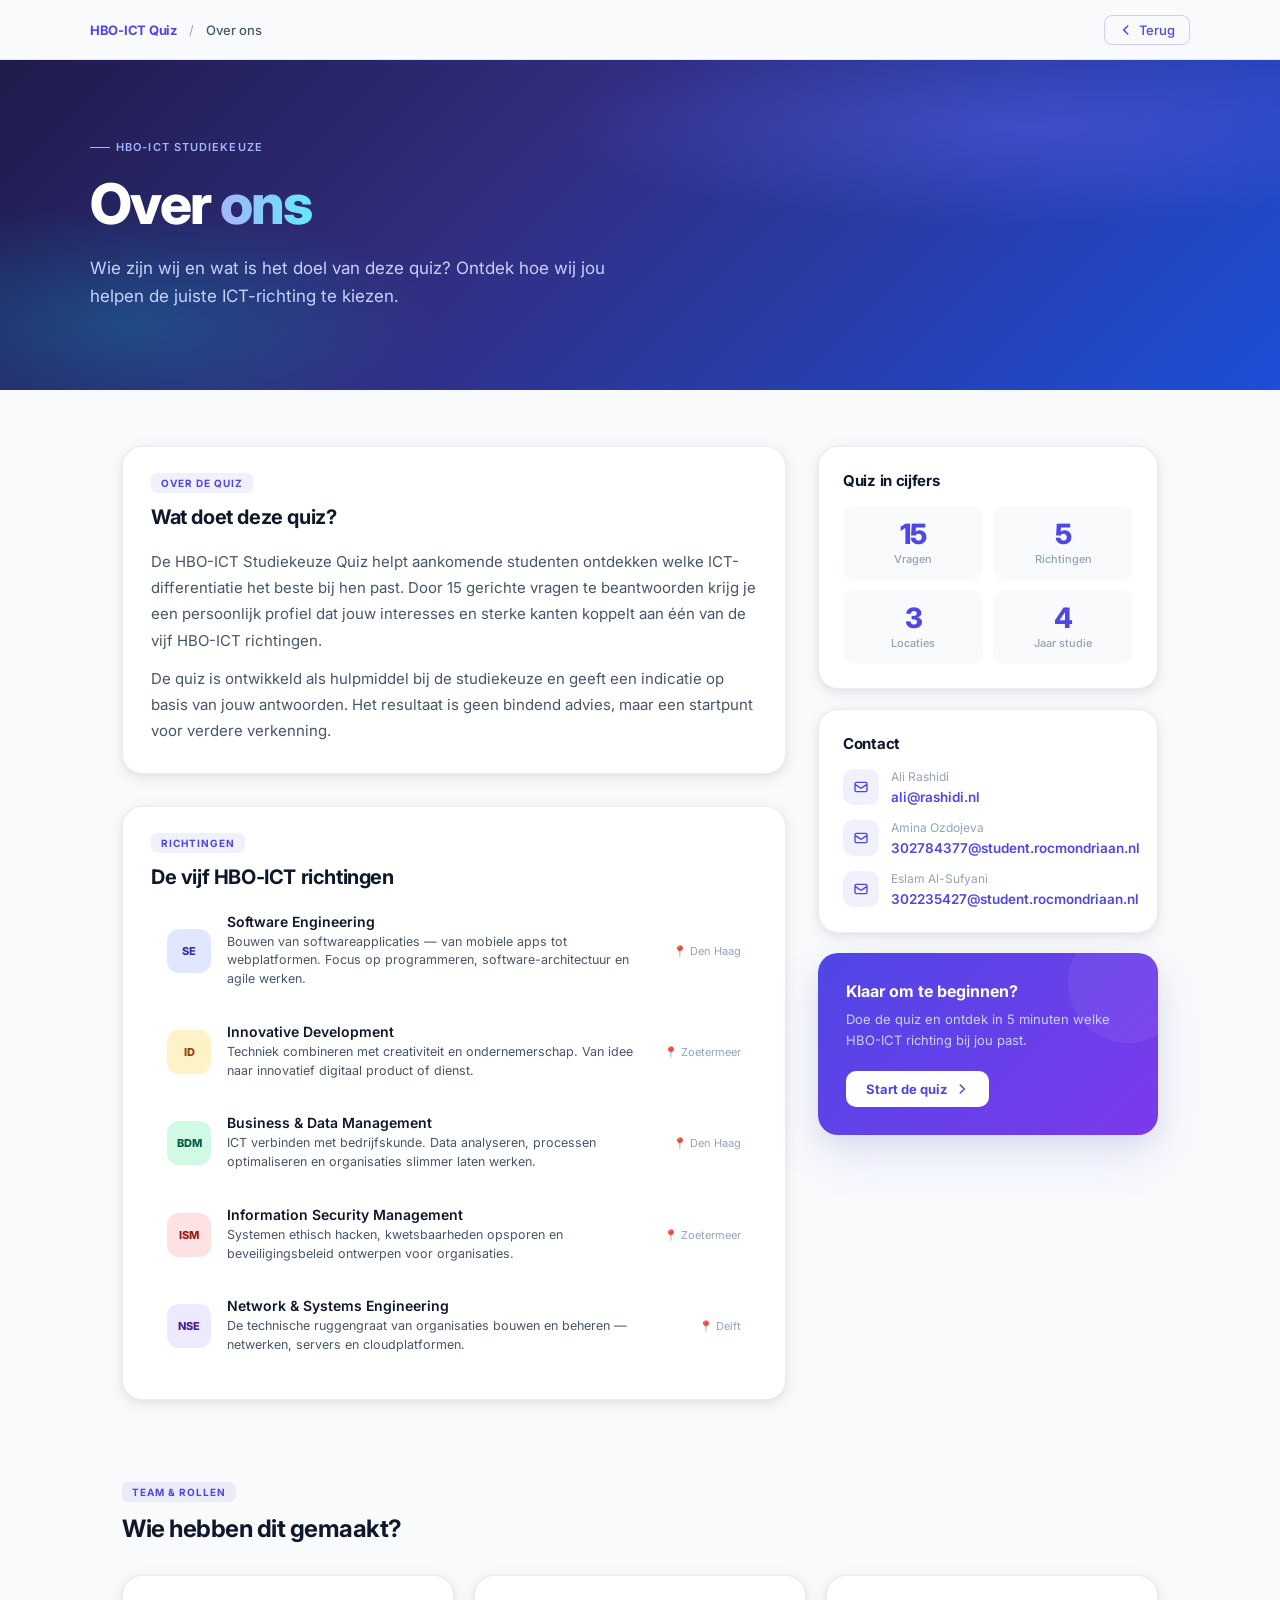
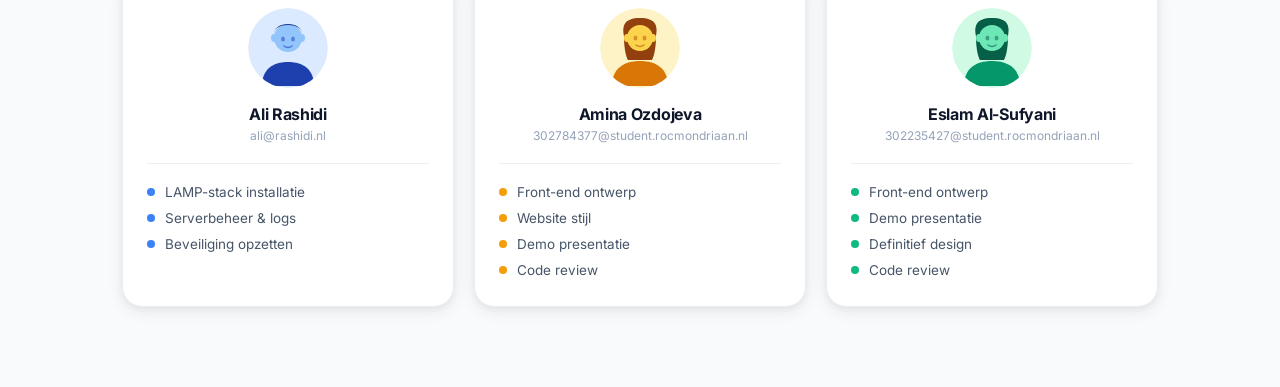
<file: over-ons.html>
<!DOCTYPE html>
<html lang="nl">
<head>
  <meta charset="UTF-8" />
  <meta name="viewport" content="width=device-width, initial-scale=1.0" />
  <title>Over ons – HBO-ICT Studiekeuze Quiz</title>
  <link rel="preconnect" href="https://fonts.googleapis.com">
  <link rel="preconnect" href="https://fonts.gstatic.com" crossorigin>
  <link href="https://fonts.googleapis.com/css2?family=Inter:wght@300;400;500;600;700;800&display=swap" rel="stylesheet">
  <style>
    *, *::before, *::after { box-sizing: border-box; margin: 0; padding: 0; }

    :root {
      --primary: #4f46e5;
      --primary-light: #818cf8;
      --primary-dark: #3730a3;
      --surface-solid: #ffffff;
      --text-primary: #0f172a;
      --text-secondary: #475569;
      --text-muted: #94a3b8;
      --border: rgba(148,163,184,0.2);
      --shadow-md: 0 4px 16px rgba(0,0,0,0.08), 0 2px 6px rgba(0,0,0,0.04);
      --shadow-lg: 0 20px 48px rgba(79,70,229,0.12), 0 8px 24px rgba(0,0,0,0.06);
    }

    html { scroll-behavior: smooth; }

    body {
      font-family: 'Inter', system-ui, -apple-system, sans-serif;
      background: #f8fafc;
      color: var(--text-primary);
      min-height: 100vh;
      -webkit-font-smoothing: antialiased;
    }

    /* ── NAV ── */
    nav {
      position: sticky;
      top: 0;
      z-index: 100;
      background: rgba(248,250,252,0.85);
      backdrop-filter: blur(16px);
      -webkit-backdrop-filter: blur(16px);
      border-bottom: 1px solid var(--border);
      padding: 0 2rem;
      height: 60px;
      display: flex;
      align-items: center;
    }

    .nav-inner {
      max-width: 1100px;
      margin: 0 auto;
      width: 100%;
      display: flex;
      align-items: center;
      gap: 12px;
    }

    .nav-logo { font-size: 13px; font-weight: 700; color: var(--primary); letter-spacing: -0.02em; }
    .nav-sep { color: var(--text-muted); font-size: 13px; }
    .nav-page { font-size: 13px; color: var(--text-secondary); font-weight: 500; }

    .nav-back {
      margin-left: auto;
      display: inline-flex;
      align-items: center;
      gap: 6px;
      font-size: 13px;
      font-weight: 500;
      color: var(--primary);
      text-decoration: none;
      padding: 6px 14px;
      border-radius: 8px;
      border: 1.5px solid rgba(79,70,229,0.25);
      transition: background 0.15s, border-color 0.15s;
    }
    .nav-back:hover { background: rgba(79,70,229,0.06); border-color: var(--primary); }
    .nav-back svg { width: 14px; height: 14px; }

    /* ── HERO ── */
    .hero {
      background: linear-gradient(135deg, #1e1b4b 0%, #312e81 40%, #1d4ed8 100%);
      padding: 72px 2rem 80px;
      position: relative;
      overflow: hidden;
    }
    .hero::before {
      content: '';
      position: absolute;
      inset: 0;
      background:
        radial-gradient(ellipse 60% 50% at 80% 20%, rgba(99,102,241,0.4) 0%, transparent 60%),
        radial-gradient(ellipse 40% 60% at 10% 80%, rgba(6,182,212,0.25) 0%, transparent 60%);
      pointer-events: none;
    }
    .hero-inner { max-width: 1100px; margin: 0 auto; position: relative; }

    .hero-label {
      display: inline-flex;
      align-items: center;
      gap: 6px;
      font-size: 11px;
      font-weight: 600;
      letter-spacing: 0.1em;
      text-transform: uppercase;
      color: #a5b4fc;
      margin-bottom: 20px;
    }
    .hero-label::before { content: ''; display: block; width: 20px; height: 1.5px; background: #a5b4fc; }

    .hero h1 {
      font-size: clamp(36px, 5vw, 56px);
      font-weight: 800;
      color: #ffffff;
      letter-spacing: -0.03em;
      line-height: 1.1;
      margin-bottom: 18px;
    }
    .hero h1 span {
      background: linear-gradient(90deg, #a5b4fc, #67e8f9);
      -webkit-background-clip: text;
      -webkit-text-fill-color: transparent;
      background-clip: text;
    }
    .hero-sub { font-size: 17px; color: #c7d2fe; max-width: 520px; line-height: 1.65; font-weight: 400; }

    /* ── LAYOUT ── */
    main {
      max-width: 1100px;
      margin: 0 auto;
      padding: 56px 2rem 80px;
      display: grid;
      grid-template-columns: 1fr 340px;
      gap: 32px;
      align-items: start;
    }

    .left-col { display: flex; flex-direction: column; gap: 32px; }

    .section-card {
      background: var(--surface-solid);
      border-radius: 20px;
      border: 1px solid var(--border);
      box-shadow: var(--shadow-md);
      overflow: hidden;
    }
    .section-card-header { padding: 24px 28px 0; }

    .section-tag {
      display: inline-block;
      font-size: 10px;
      font-weight: 700;
      letter-spacing: 0.1em;
      text-transform: uppercase;
      color: var(--primary);
      background: rgba(79,70,229,0.08);
      padding: 4px 10px;
      border-radius: 6px;
      margin-bottom: 12px;
    }
    .section-card h2 { font-size: 20px; font-weight: 700; letter-spacing: -0.02em; color: var(--text-primary); margin-bottom: 4px; }

    .section-card-body { padding: 16px 28px 28px; }
    .section-card-body p { font-size: 15px; color: var(--text-secondary); line-height: 1.75; margin-bottom: 12px; }
    .section-card-body p:last-child { margin-bottom: 0; }

    /* ── TRACKS ── */
    .tracks-list { padding: 4px 28px 28px; display: flex; flex-direction: column; gap: 2px; }

    .track-item {
      display: flex;
      align-items: center;
      gap: 16px;
      padding: 16px;
      border-radius: 14px;
      transition: background 0.15s;
    }
    .track-item:hover { background: #f8fafc; }

    .track-icon {
      flex-shrink: 0;
      width: 44px;
      height: 44px;
      border-radius: 12px;
      display: flex;
      align-items: center;
      justify-content: center;
      font-size: 11px;
      font-weight: 800;
    }
    .track-item-body { flex: 1; min-width: 0; }
    .track-item-body h3 { font-size: 14px; font-weight: 600; color: var(--text-primary); margin-bottom: 3px; }
    .track-item-body p { font-size: 12.5px; color: var(--text-secondary); line-height: 1.5; margin: 0; }
    .track-loc { font-size: 11px; color: var(--text-muted); white-space: nowrap; flex-shrink: 0; }

    /* ── SIDEBAR ── */
    .right-col { display: flex; flex-direction: column; gap: 20px; }

    .sidebar-card {
      background: var(--surface-solid);
      border-radius: 20px;
      border: 1px solid var(--border);
      box-shadow: var(--shadow-md);
      padding: 24px;
    }
    .sidebar-card h3 { font-size: 15px; font-weight: 700; color: var(--text-primary); letter-spacing: -0.02em; margin-bottom: 16px; }

    .stat-grid { display: grid; grid-template-columns: 1fr 1fr; gap: 10px; }
    .stat { background: #f8fafc; border-radius: 12px; padding: 14px; text-align: center; }
    .stat-number { font-size: 28px; font-weight: 800; letter-spacing: -0.04em; color: var(--primary); line-height: 1; margin-bottom: 4px; }
    .stat-label { font-size: 11px; color: var(--text-muted); font-weight: 500; }

    .contact-item { display: flex; align-items: center; gap: 12px; }
    .contact-icon {
      width: 36px; height: 36px;
      border-radius: 10px;
      background: rgba(79,70,229,0.08);
      display: flex; align-items: center; justify-content: center;
      flex-shrink: 0;
    }
    .contact-icon svg { width: 16px; height: 16px; color: var(--primary); }
    .contact-item-body p { font-size: 12px; color: var(--text-muted); margin-bottom: 2px; }
    .contact-item-body a { font-size: 13.5px; font-weight: 600; color: var(--primary); text-decoration: none; }
    .contact-item-body a:hover { text-decoration: underline; }

    .cta-card {
      background: linear-gradient(135deg, var(--primary) 0%, #7c3aed 100%);
      border-radius: 20px;
      padding: 28px;
      box-shadow: var(--shadow-lg);
      position: relative;
      overflow: hidden;
    }
    .cta-card::before {
      content: '';
      position: absolute;
      top: -30px; right: -30px;
      width: 120px; height: 120px;
      border-radius: 50%;
      background: rgba(255,255,255,0.06);
    }
    .cta-card h3 { font-size: 16px; font-weight: 700; color: #fff; margin-bottom: 8px; position: relative; }
    .cta-card p { font-size: 13px; color: #c7d2fe; line-height: 1.6; margin-bottom: 20px; position: relative; }

    .cta-btn {
      display: inline-flex;
      align-items: center;
      gap: 8px;
      background: #fff;
      color: var(--primary);
      font-size: 13px;
      font-weight: 700;
      padding: 10px 20px;
      border-radius: 10px;
      text-decoration: none;
      transition: opacity 0.15s, transform 0.15s;
      position: relative;
    }
    .cta-btn:hover { opacity: 0.92; transform: translateY(-1px); }
    .cta-btn svg { width: 14px; height: 14px; }

    /* ── TEAM SECTION ── */
    .team-section {
      max-width: 1100px;
      margin: 0 auto;
      padding: 0 2rem 80px;
    }

    .team-section-header {
      margin-bottom: 32px;
    }

    .team-section-header .section-tag { margin-bottom: 12px; }

    .team-section-header h2 {
      font-size: 24px;
      font-weight: 700;
      letter-spacing: -0.02em;
      color: var(--text-primary);
    }

    .team-grid {
      display: grid;
      grid-template-columns: repeat(3, 1fr);
      gap: 20px;
    }

    .team-card {
      background: var(--surface-solid);
      border-radius: 20px;
      border: 1px solid var(--border);
      box-shadow: var(--shadow-md);
      padding: 32px 24px 28px;
      display: flex;
      flex-direction: column;
      align-items: center;
      text-align: center;
      transition: box-shadow 0.2s, transform 0.2s;
    }
    .team-card:hover {
      box-shadow: var(--shadow-lg);
      transform: translateY(-2px);
    }

    .team-avatar {
      width: 80px;
      height: 80px;
      border-radius: 50%;
      overflow: hidden;
      margin-bottom: 16px;
      flex-shrink: 0;
      display: flex;
      align-items: flex-end;
      justify-content: center;
    }

    .team-avatar svg {
      width: 100%;
      height: 100%;
    }

    .team-name {
      font-size: 16px;
      font-weight: 700;
      color: var(--text-primary);
      letter-spacing: -0.02em;
      margin-bottom: 4px;
    }

    .team-email {
      font-size: 12px;
      color: var(--text-muted);
      text-decoration: none;
      margin-bottom: 20px;
      word-break: break-all;
    }
    .team-email:hover { color: var(--primary); }

    .team-divider {
      width: 100%;
      height: 1px;
      background: var(--border);
      margin-bottom: 20px;
    }

    .team-roles {
      list-style: none;
      width: 100%;
      display: flex;
      flex-direction: column;
      gap: 10px;
      text-align: left;
    }

    .team-roles li {
      display: flex;
      align-items: center;
      gap: 10px;
      font-size: 13.5px;
      color: var(--text-secondary);
    }

    .role-dot {
      width: 8px;
      height: 8px;
      border-radius: 50%;
      flex-shrink: 0;
    }

    @media (max-width: 820px) {
      main { grid-template-columns: 1fr; padding: 40px 1.25rem 60px; }
      .right-col { order: -1; }
      .stat-grid { grid-template-columns: repeat(4, 1fr); }
      .team-grid { grid-template-columns: 1fr; }
      .team-section { padding-left: 1.25rem; padding-right: 1.25rem; }
    }
    @media (max-width: 520px) {
      .hero { padding: 52px 1.25rem 60px; }
      .section-card-header, .section-card-body, .tracks-list { padding-left: 20px; padding-right: 20px; }
      .stat-grid { grid-template-columns: 1fr 1fr; }
      .team-grid { grid-template-columns: 1fr; }
    }
  </style>
</head>
<body>

<!-- NAV -->
<nav>
  <div class="nav-inner">
    <span class="nav-logo">HBO-ICT Quiz</span>
    <span class="nav-sep">/</span>
    <span class="nav-page">Over ons</span>
    <a href="index.html" class="nav-back">
      <svg fill="none" viewBox="0 0 24 24" stroke="currentColor" stroke-width="2.5">
        <path stroke-linecap="round" stroke-linejoin="round" d="M15 19l-7-7 7-7"/>
      </svg>
      Terug
    </a>
  </div>
</nav>

<!-- HERO -->
<section class="hero">
  <div class="hero-inner">
    <div class="hero-label">HBO-ICT Studiekeuze</div>
    <h1>Over <span>ons</span></h1>
    <p class="hero-sub">Wie zijn wij en wat is het doel van deze quiz? Ontdek hoe wij jou helpen de juiste ICT-richting te kiezen.</p>
  </div>
</section>

<!-- MAIN -->
<main>
  <div class="left-col">

    <!-- About quiz -->
    <div class="section-card">
      <div class="section-card-header">
        <div class="section-tag">Over de quiz</div>
        <h2>Wat doet deze quiz?</h2>
      </div>
      <div class="section-card-body">
        <p>De HBO-ICT Studiekeuze Quiz helpt aankomende studenten ontdekken welke ICT-differentiatie het beste bij hen past. Door 15 gerichte vragen te beantwoorden krijg je een persoonlijk profiel dat jouw interesses en sterke kanten koppelt aan één van de vijf HBO-ICT richtingen.</p>
        <p>De quiz is ontwikkeld als hulpmiddel bij de studiekeuze en geeft een indicatie op basis van jouw antwoorden. Het resultaat is geen bindend advies, maar een startpunt voor verdere verkenning.</p>
      </div>
    </div>

    <!-- Tracks -->
    <div class="section-card">
      <div class="section-card-header">
        <div class="section-tag">Richtingen</div>
        <h2>De vijf HBO-ICT richtingen</h2>
      </div>
      <div class="tracks-list">

        <div class="track-item">
          <div class="track-icon" style="background:#e0e7ff;color:#3730a3">SE</div>
          <div class="track-item-body">
            <h3>Software Engineering</h3>
            <p>Bouwen van softwareapplicaties — van mobiele apps tot webplatformen. Focus op programmeren, software-architectuur en agile werken.</p>
          </div>
          <span class="track-loc">📍 Den Haag</span>
        </div>

        <div class="track-item">
          <div class="track-icon" style="background:#fef3c7;color:#92400e">ID</div>
          <div class="track-item-body">
            <h3>Innovative Development</h3>
            <p>Techniek combineren met creativiteit en ondernemerschap. Van idee naar innovatief digitaal product of dienst.</p>
          </div>
          <span class="track-loc">📍 Zoetermeer</span>
        </div>

        <div class="track-item">
          <div class="track-icon" style="background:#d1fae5;color:#065f46">BDM</div>
          <div class="track-item-body">
            <h3>Business &amp; Data Management</h3>
            <p>ICT verbinden met bedrijfskunde. Data analyseren, processen optimaliseren en organisaties slimmer laten werken.</p>
          </div>
          <span class="track-loc">📍 Den Haag</span>
        </div>

        <div class="track-item">
          <div class="track-icon" style="background:#fee2e2;color:#991b1b">ISM</div>
          <div class="track-item-body">
            <h3>Information Security Management</h3>
            <p>Systemen ethisch hacken, kwetsbaarheden opsporen en beveiligingsbeleid ontwerpen voor organisaties.</p>
          </div>
          <span class="track-loc">📍 Zoetermeer</span>
        </div>

        <div class="track-item">
          <div class="track-icon" style="background:#ede9fe;color:#4c1d95">NSE</div>
          <div class="track-item-body">
            <h3>Network &amp; Systems Engineering</h3>
            <p>De technische ruggengraat van organisaties bouwen en beheren — netwerken, servers en cloudplatformen.</p>
          </div>
          <span class="track-loc">📍 Delft</span>
        </div>

      </div>
    </div>

  </div><!-- /left-col -->

  <div class="right-col">

    <!-- Stats -->
    <div class="sidebar-card">
      <h3>Quiz in cijfers</h3>
      <div class="stat-grid">
        <div class="stat"><div class="stat-number">15</div><div class="stat-label">Vragen</div></div>
        <div class="stat"><div class="stat-number">5</div><div class="stat-label">Richtingen</div></div>
        <div class="stat"><div class="stat-number">3</div><div class="stat-label">Locaties</div></div>
        <div class="stat"><div class="stat-number">4</div><div class="stat-label">Jaar studie</div></div>
      </div>
    </div>

    <!-- Contact -->
    <div class="sidebar-card">
      <h3>Contact</h3>
      <div style="display:flex;flex-direction:column;gap:14px;">
        <div class="contact-item">
          <div class="contact-icon">
            <svg fill="none" viewBox="0 0 24 24" stroke="currentColor" stroke-width="2">
              <path stroke-linecap="round" stroke-linejoin="round" d="M3 8l7.89 5.26a2 2 0 002.22 0L21 8M5 19h14a2 2 0 002-2V7a2 2 0 00-2-2H5a2 2 0 00-2 2v10a2 2 0 002 2z"/>
            </svg>
          </div>
          <div class="contact-item-body">
            <p>Ali Rashidi</p>
            <a href="mailto:ali@rashidi.nl">ali@rashidi.nl</a>
          </div>
        </div>
        <div class="contact-item">
          <div class="contact-icon">
            <svg fill="none" viewBox="0 0 24 24" stroke="currentColor" stroke-width="2">
              <path stroke-linecap="round" stroke-linejoin="round" d="M3 8l7.89 5.26a2 2 0 002.22 0L21 8M5 19h14a2 2 0 002-2V7a2 2 0 00-2-2H5a2 2 0 00-2 2v10a2 2 0 002 2z"/>
            </svg>
          </div>
          <div class="contact-item-body">
            <p>Amina Ozdojeva</p>
            <a href="mailto:302784377@student.rocmondriaan.nl">302784377@student.rocmondriaan.nl</a>
          </div>
        </div>
        <div class="contact-item">
          <div class="contact-icon">
            <svg fill="none" viewBox="0 0 24 24" stroke="currentColor" stroke-width="2">
              <path stroke-linecap="round" stroke-linejoin="round" d="M3 8l7.89 5.26a2 2 0 002.22 0L21 8M5 19h14a2 2 0 002-2V7a2 2 0 00-2-2H5a2 2 0 00-2 2v10a2 2 0 002 2z"/>
            </svg>
          </div>
          <div class="contact-item-body">
            <p>Eslam Al-Sufyani</p>
            <a href="mailto:302235427@student.rocmondriaan.nl">302235427@student.rocmondriaan.nl</a>
          </div>
        </div>
      </div>
    </div>

    <!-- CTA -->
    <div class="cta-card">
      <h3>Klaar om te beginnen?</h3>
      <p>Doe de quiz en ontdek in 5 minuten welke HBO-ICT richting bij jou past.</p>
      <a href="index.html" class="cta-btn">
        Start de quiz
        <svg fill="none" viewBox="0 0 24 24" stroke="currentColor" stroke-width="2.5">
          <path stroke-linecap="round" stroke-linejoin="round" d="M9 5l7 7-7 7"/>
        </svg>
      </a>
    </div>

  </div><!-- /right-col -->
</main>

<!-- TEAM -->
<section class="team-section">
  <div class="team-section-header">
    <div class="section-tag">Team &amp; Rollen</div>
    <h2>Wie hebben dit gemaakt?</h2>
  </div>

  <div class="team-grid">

    <!-- Ali Rashidi -->
    <div class="team-card">
      <!-- male avatar: Ali -->
      <div class="team-avatar">
        <svg viewBox="0 0 80 80" fill="none" xmlns="http://www.w3.org/2000/svg">
          <circle cx="40" cy="40" r="40" fill="#dbeafe"/>
          <!-- body -->
          <path d="M14 78 C14 62 24 54 40 54 C56 54 66 62 66 78Z" fill="#1e40af"/>
          <!-- head -->
          <circle cx="40" cy="30" r="14" fill="#93c5fd"/>
          <!-- short hair top -->
          <path d="M26 26 C26 14 54 14 54 26 C54 20 48 16 40 16 C32 16 26 20 26 26Z" fill="#1e3a8a"/>
          <!-- ears -->
          <ellipse cx="26" cy="30" rx="3" ry="4" fill="#93c5fd"/>
          <ellipse cx="54" cy="30" rx="3" ry="4" fill="#93c5fd"/>
          <!-- face details -->
          <ellipse cx="35" cy="31" rx="2" ry="2.5" fill="#1e40af" opacity="0.5"/>
          <ellipse cx="45" cy="31" rx="2" ry="2.5" fill="#1e40af" opacity="0.5"/>
          <path d="M36 38 Q40 41 44 38" stroke="#1e40af" stroke-width="1.5" stroke-linecap="round" fill="none" opacity="0.6"/>
        </svg>
      </div>
      <div class="team-name">Ali Rashidi</div>
      <a href="mailto:ali@rashidi.nl" class="team-email">ali@rashidi.nl</a>
      <div class="team-divider"></div>
      <ul class="team-roles">
        <li><span class="role-dot" style="background:#3b82f6"></span>LAMP-stack installatie</li>
        <li><span class="role-dot" style="background:#3b82f6"></span>Serverbeheer &amp; logs</li>
        <li><span class="role-dot" style="background:#3b82f6"></span>Beveiliging opzetten</li>
      </ul>
    </div>

    <!-- Amina Ozdojeva -->
    <div class="team-card">
      <!-- female avatar: Amina -->
      <div class="team-avatar">
        <svg viewBox="0 0 80 80" fill="none" xmlns="http://www.w3.org/2000/svg">
          <circle cx="40" cy="40" r="40" fill="#fef3c7"/>
          <!-- body -->
          <path d="M12 78 C12 61 23 53 40 53 C57 53 68 61 68 78Z" fill="#d97706"/>
          <!-- long hair back -->
          <path d="M24 28 C22 18 24 10 40 10 C56 10 58 18 56 28 C56 46 52 52 52 52 L28 52 C28 52 24 46 24 28Z" fill="#92400e"/>
          <!-- head -->
          <circle cx="40" cy="30" r="13" fill="#fcd34d"/>
          <!-- ears -->
          <ellipse cx="27" cy="30" rx="3" ry="4" fill="#fcd34d"/>
          <ellipse cx="53" cy="30" rx="3" ry="4" fill="#fcd34d"/>
          <!-- hair top over head -->
          <path d="M27 22 C27 14 53 14 53 22 C53 18 47 14 40 14 C33 14 27 18 27 22Z" fill="#92400e"/>
          <!-- face details -->
          <ellipse cx="35.5" cy="30" rx="2" ry="2.5" fill="#b45309" opacity="0.5"/>
          <ellipse cx="44.5" cy="30" rx="2" ry="2.5" fill="#b45309" opacity="0.5"/>
          <path d="M36 37 Q40 40 44 37" stroke="#b45309" stroke-width="1.5" stroke-linecap="round" fill="none" opacity="0.6"/>
        </svg>
      </div>
      <div class="team-name">Amina Ozdojeva</div>
      <a href="mailto:302784377@student.rocmondriaan.nl" class="team-email">302784377@student.rocmondriaan.nl</a>
      <div class="team-divider"></div>
      <ul class="team-roles">
        <li><span class="role-dot" style="background:#f59e0b"></span>Front-end ontwerp</li>
        <li><span class="role-dot" style="background:#f59e0b"></span>Website stijl</li>
        <li><span class="role-dot" style="background:#f59e0b"></span>Demo presentatie</li>
        <li><span class="role-dot" style="background:#f59e0b"></span>Code review</li>
      </ul>
    </div>

    <!-- Eslam Al-Sufyani -->
    <div class="team-card">
      <!-- female avatar: Eslam -->
      <div class="team-avatar">
        <svg viewBox="0 0 80 80" fill="none" xmlns="http://www.w3.org/2000/svg">
          <circle cx="40" cy="40" r="40" fill="#d1fae5"/>
          <!-- body -->
          <path d="M12 78 C12 61 23 53 40 53 C57 53 68 61 68 78Z" fill="#059669"/>
          <!-- long hair back -->
          <path d="M24 28 C22 18 24 10 40 10 C56 10 58 18 56 28 C56 46 52 52 52 52 L28 52 C28 52 24 46 24 28Z" fill="#065f46"/>
          <!-- head -->
          <circle cx="40" cy="30" r="13" fill="#6ee7b7"/>
          <!-- ears -->
          <ellipse cx="27" cy="30" rx="3" ry="4" fill="#6ee7b7"/>
          <ellipse cx="53" cy="30" rx="3" ry="4" fill="#6ee7b7"/>
          <!-- hair top over head -->
          <path d="M27 22 C27 14 53 14 53 22 C53 18 47 14 40 14 C33 14 27 18 27 22Z" fill="#065f46"/>
          <!-- face details -->
          <ellipse cx="35.5" cy="30" rx="2" ry="2.5" fill="#065f46" opacity="0.5"/>
          <ellipse cx="44.5" cy="30" rx="2" ry="2.5" fill="#065f46" opacity="0.5"/>
          <path d="M36 37 Q40 40 44 37" stroke="#065f46" stroke-width="1.5" stroke-linecap="round" fill="none" opacity="0.6"/>
        </svg>
      </div>
      <div class="team-name">Eslam Al-Sufyani</div>
      <a href="mailto:302235427@student.rocmondriaan.nl" class="team-email">302235427@student.rocmondriaan.nl</a>
      <div class="team-divider"></div>
      <ul class="team-roles">
        <li><span class="role-dot" style="background:#10b981"></span>Front-end ontwerp</li>
        <li><span class="role-dot" style="background:#10b981"></span>Demo presentatie</li>
        <li><span class="role-dot" style="background:#10b981"></span>Definitief design</li>
        <li><span class="role-dot" style="background:#10b981"></span>Code review</li>
      </ul>
    </div>

  </div>
</section>

</body>
</html>
</file>
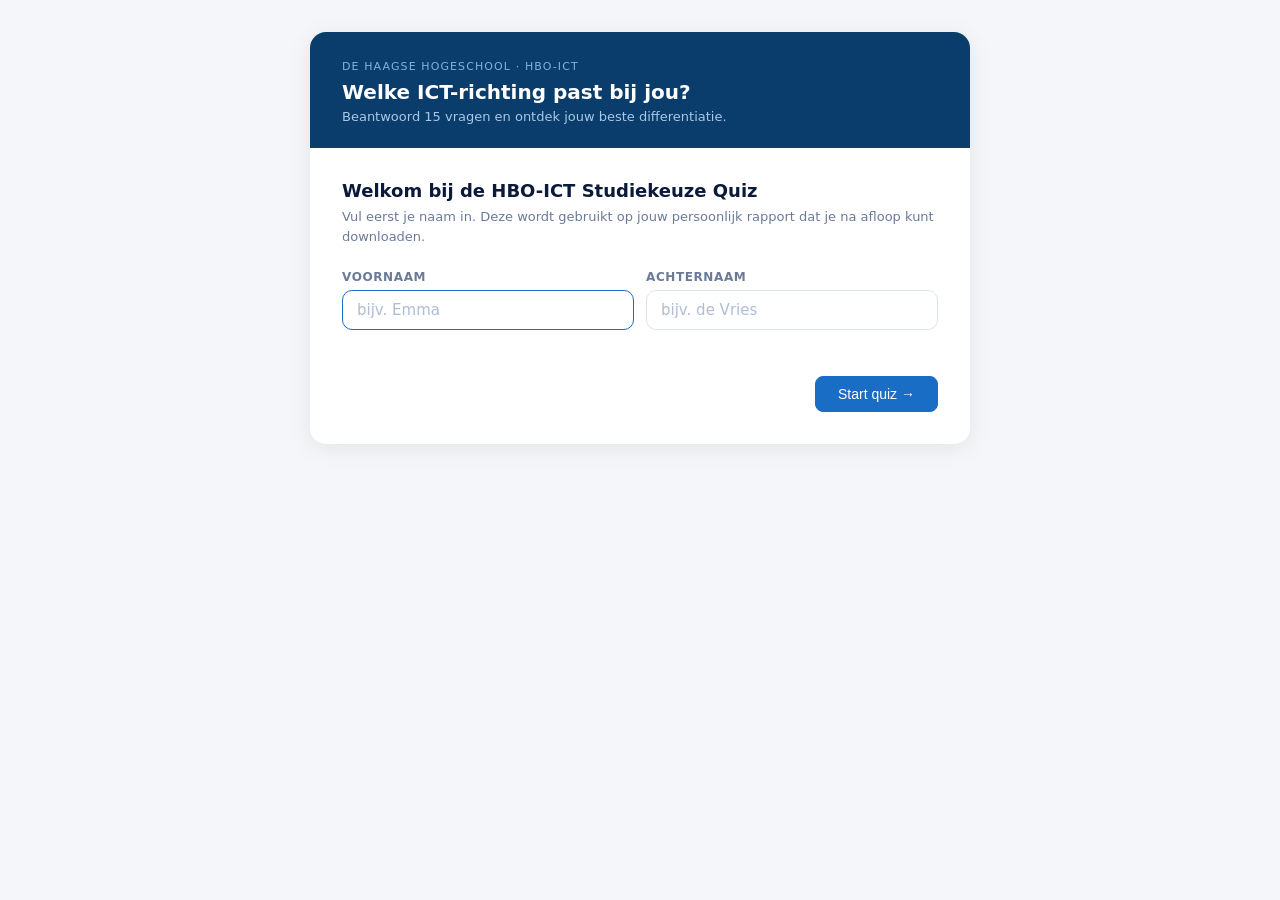
<file: studiekeuze-quiz.html>
<!DOCTYPE html>
<html lang="nl">
<head>
  <meta charset="UTF-8" />
  <meta name="viewport" content="width=device-width, initial-scale=1.0" />
  <title>HBO-ICT Studiekeuze Quiz – De Haagse Hogeschool</title>
  <style>
    *, *::before, *::after { box-sizing: border-box; margin: 0; padding: 0; }

    body {
      font-family: 'Segoe UI', system-ui, -apple-system, sans-serif;
      background: #f4f6fa;
      color: #1a1a2e;
      min-height: 100vh;
      display: flex;
      align-items: flex-start;
      justify-content: center;
      padding: 2rem 1rem;
    }

    .card {
      background: #ffffff;
      border-radius: 16px;
      box-shadow: 0 4px 24px rgba(0,0,0,0.08);
      width: 100%;
      max-width: 660px;
      overflow: hidden;
    }

    .card-header {
      background: #0a3d6b;
      padding: 1.75rem 2rem 1.5rem;
      color: #fff;
    }

    .card-header .school {
      font-size: 11px;
      letter-spacing: 0.1em;
      text-transform: uppercase;
      color: #7fb3e0;
      margin-bottom: 6px;
    }

    .card-header h1 {
      font-size: 20px;
      font-weight: 600;
      line-height: 1.3;
      margin-bottom: 4px;
    }

    .card-header p {
      font-size: 13px;
      color: #a8c8e8;
    }

    .progress-wrap {
      padding: 1.25rem 2rem 0;
    }

    .progress-meta {
      display: flex;
      justify-content: space-between;
      font-size: 12px;
      color: #6b7a99;
      margin-bottom: 8px;
    }

    .progress-bg {
      height: 5px;
      background: #e8ecf4;
      border-radius: 3px;
    }

    .progress-fill {
      height: 5px;
      background: #1a6dc5;
      border-radius: 3px;
      transition: width 0.4s ease;
    }

    .question-body {
      padding: 1.5rem 2rem 2rem;
    }

    .q-text {
      font-size: 17px;
      font-weight: 600;
      color: #0a1a3b;
      margin-bottom: 1.25rem;
      line-height: 1.5;
    }

    .options {
      display: grid;
      gap: 10px;
    }

    .option-btn {
      display: flex;
      align-items: flex-start;
      gap: 12px;
      background: #f8fafd;
      border: 1.5px solid #dce4f0;
      border-radius: 12px;
      padding: 13px 16px;
      cursor: pointer;
      text-align: left;
      font-size: 14px;
      color: #1a1a2e;
      line-height: 1.5;
      transition: border-color 0.15s, background 0.15s;
      width: 100%;
    }

    .option-btn:hover {
      border-color: #1a6dc5;
      background: #eef4fc;
    }

    .option-btn.selected {
      border-color: #1a6dc5;
      background: #deeaf9;
      color: #0a3d6b;
    }

    .option-letter {
      flex-shrink: 0;
      width: 24px;
      height: 24px;
      border-radius: 50%;
      background: #dce4f0;
      display: flex;
      align-items: center;
      justify-content: center;
      font-size: 11px;
      font-weight: 600;
      color: #6b7a99;
      margin-top: 1px;
    }

    .option-btn.selected .option-letter {
      background: #1a6dc5;
      color: #fff;
    }

    .nav-row {
      display: flex;
      justify-content: space-between;
      align-items: center;
      margin-top: 1.75rem;
      padding-top: 1.25rem;
      border-top: 1px solid #eef1f8;
    }

    .btn {
      border-radius: 8px;
      padding: 9px 22px;
      font-size: 14px;
      font-weight: 500;
      cursor: pointer;
      border: 1.5px solid #dce4f0;
      background: #fff;
      color: #1a1a2e;
      transition: background 0.15s;
    }

    .btn:hover { background: #f4f6fa; }
    .btn:disabled { opacity: 0.35; cursor: default; }

    .btn.primary {
      background: #1a6dc5;
      color: #fff;
      border-color: #1a6dc5;
    }

    .btn.primary:hover { background: #0a3d6b; border-color: #0a3d6b; }
    .btn.primary:disabled { background: #a0bde0; border-color: #a0bde0; }

    /* ── Name screen ── */
    .name-wrap {
      padding: 2rem;
    }

    .name-wrap h2 {
      font-size: 18px;
      font-weight: 600;
      color: #0a1a3b;
      margin-bottom: 6px;
    }

    .name-wrap p {
      font-size: 13px;
      color: #6b7a99;
      margin-bottom: 1.5rem;
      line-height: 1.5;
    }

    .name-row {
      display: grid;
      grid-template-columns: 1fr 1fr;
      gap: 12px;
      margin-bottom: 1.5rem;
    }

    .name-field {
      display: flex;
      flex-direction: column;
      gap: 6px;
    }

    .name-field label {
      font-size: 12px;
      font-weight: 600;
      color: #6b7a99;
      text-transform: uppercase;
      letter-spacing: 0.05em;
    }

    .name-field input {
      padding: 10px 14px;
      border: 1.5px solid #dce4f0;
      border-radius: 10px;
      font-size: 15px;
      color: #1a1a2e;
      outline: none;
      transition: border-color 0.15s;
      font-family: inherit;
    }

    .name-field input:focus {
      border-color: #1a6dc5;
    }

    .name-field input::placeholder {
      color: #b0bcd4;
    }

    .name-field input.input-error {
      border-color: #c0392b;
    }

    .field-error {
      font-size: 11px;
      color: #c0392b;
      min-height: 16px;
    }

    /* ── Results ── */
    .result-wrap { padding: 1.5rem 2rem 2rem; }

    .result-intro {
      font-size: 11px;
      color: #6b7a99;
      letter-spacing: 0.06em;
      text-transform: uppercase;
      margin-bottom: 6px;
    }

    .result-headline {
      font-size: 20px;
      font-weight: 700;
      color: #0a1a3b;
      margin-bottom: 1.5rem;
      line-height: 1.4;
    }

    .result-headline span { color: #1a6dc5; }

    .result-card {
      background: #f8fafd;
      border: 1.5px solid #dce4f0;
      border-radius: 12px;
      padding: 1rem 1.25rem;
      margin-bottom: 10px;
    }

    .result-card.top { background: #fff; }

    .result-card-top-row {
      display: flex;
      align-items: center;
      justify-content: space-between;
      margin-bottom: 6px;
    }

    .result-track-name {
      font-size: 15px;
      font-weight: 600;
      color: #0a1a3b;
    }

    .result-track-code {
      font-size: 11px;
      font-weight: 700;
      padding: 2px 8px;
      border-radius: 20px;
      margin-left: 8px;
    }

    .result-pct {
      font-size: 13px;
      font-weight: 600;
    }

    .result-bar-bg {
      height: 6px;
      background: #e8ecf4;
      border-radius: 3px;
      margin-bottom: 8px;
    }

    .result-bar {
      height: 6px;
      border-radius: 3px;
      width: 0;
      transition: width 0.9s ease;
    }

    .result-desc {
      font-size: 13px;
      color: #4a5575;
      line-height: 1.6;
      margin-bottom: 10px;
    }

    .skills-row {
      display: flex;
      flex-wrap: wrap;
      gap: 6px;
      margin-top: 10px;
    }

    .skill-badge {
      font-size: 11px;
      font-weight: 500;
      padding: 3px 10px;
      border-radius: 20px;
    }

    .best-badge {
      display: inline-block;
      font-size: 10px;
      font-weight: 600;
      letter-spacing: 0.05em;
      text-transform: uppercase;
      padding: 3px 10px;
      border-radius: 20px;
      margin-bottom: 8px;
    }

    .location-tag {
      font-size: 12px;
      color: #6b7a99;
      margin-top: 6px;
    }

    .download-btn {
      display: flex;
      align-items: center;
      justify-content: center;
      gap: 8px;
      width: 100%;
      margin-top: 10px;
      padding: 12px;
      border: 1.5px solid #1a6dc5;
      border-radius: 10px;
      background: #1a6dc5;
      color: #fff;
      font-size: 14px;
      font-weight: 500;
      cursor: pointer;
      transition: background 0.15s;
    }

    .download-btn:hover { background: #0a3d6b; border-color: #0a3d6b; }

    .restart-btn {
      display: block;
      width: 100%;
      margin-top: 10px;
      padding: 12px;
      border: 1.5px solid #dce4f0;
      border-radius: 10px;
      background: #fff;
      font-size: 14px;
      color: #1a1a2e;
      cursor: pointer;
      text-align: center;
      transition: background 0.15s;
    }

    .restart-btn:hover { background: #f4f6fa; }

    .haagse-link {
      display: block;
      text-align: center;
      margin-top: 12px;
      font-size: 13px;
      color: #1a6dc5;
      text-decoration: none;
    }

    .haagse-link:hover { text-decoration: underline; }

    /* ── Print / PDF rapport ── */
    #rapport-page { display: none; }

    @media print {
      body {
        background: #fff !important;
        padding: 0 !important;
        display: block !important;
        font-family: 'Segoe UI', system-ui, sans-serif;
        color: #1a1a2e;
      }

      #quiz-card { display: none !important; }

      #rapport-page { display: block !important; }

      @page {
        size: A4;
        margin: 18mm 18mm;
      }
    }

    /* Rapport layout */
    .rp-header {
      display: flex;
      align-items: flex-start;
      justify-content: space-between;
      border-bottom: 3px solid #0a3d6b;
      padding-bottom: 12px;
      margin-bottom: 20px;
    }

    .rp-header-left h1 {
      font-size: 22px;
      font-weight: 700;
      color: #0a3d6b;
      margin-bottom: 2px;
    }

    .rp-header-left p {
      font-size: 11px;
      color: #6b7a99;
      letter-spacing: 0.06em;
      text-transform: uppercase;
    }

    .rp-header-right {
      text-align: right;
      font-size: 11px;
      color: #6b7a99;
      line-height: 1.7;
    }

    .rp-student-box {
      background: #f4f6fa;
      border-radius: 10px;
      padding: 14px 18px;
      margin-bottom: 20px;
      display: grid;
      grid-template-columns: 1fr 1fr 1fr;
      gap: 12px;
    }

    .rp-field label {
      font-size: 10px;
      text-transform: uppercase;
      letter-spacing: 0.07em;
      color: #6b7a99;
      font-weight: 600;
      display: block;
      margin-bottom: 3px;
    }

    .rp-field span {
      font-size: 14px;
      font-weight: 600;
      color: #0a1a3b;
    }

    .rp-section-title {
      font-size: 12px;
      font-weight: 700;
      color: #0a3d6b;
      text-transform: uppercase;
      letter-spacing: 0.08em;
      margin-bottom: 10px;
      padding-bottom: 5px;
      border-bottom: 1.5px solid #dce4f0;
    }

    .rp-best-box {
      border-radius: 12px;
      padding: 16px 20px;
      margin-bottom: 18px;
      color: #fff;
    }

    .rp-best-eyebrow {
      font-size: 10px;
      font-weight: 700;
      text-transform: uppercase;
      letter-spacing: 0.1em;
      opacity: 0.85;
      margin-bottom: 4px;
    }

    .rp-best-title {
      font-size: 20px;
      font-weight: 700;
      margin-bottom: 6px;
    }

    .rp-best-desc {
      font-size: 12px;
      opacity: 0.9;
      line-height: 1.6;
      margin-bottom: 10px;
    }

    .rp-best-meta {
      font-size: 11px;
      opacity: 0.8;
    }

    .rp-skills-row {
      display: flex;
      flex-wrap: wrap;
      gap: 6px;
      margin-top: 8px;
    }

    .rp-skill-badge {
      font-size: 10px;
      font-weight: 600;
      padding: 3px 10px;
      border-radius: 20px;
      background: rgba(255,255,255,0.22);
      color: #fff;
    }

    .rp-scores-table {
      width: 100%;
      border-collapse: collapse;
      margin-bottom: 20px;
      font-size: 13px;
    }

    .rp-scores-table th {
      background: #0a3d6b;
      color: #fff;
      padding: 8px 12px;
      text-align: left;
      font-size: 11px;
      font-weight: 600;
      text-transform: uppercase;
      letter-spacing: 0.06em;
    }

    .rp-scores-table td {
      padding: 9px 12px;
      border-bottom: 1px solid #eef1f8;
      vertical-align: middle;
    }

    .rp-scores-table tr:last-child td { border-bottom: none; }
    .rp-scores-table tr:nth-child(even) td { background: #f8fafd; }

    .rp-code-badge {
      display: inline-block;
      font-size: 10px;
      font-weight: 700;
      padding: 2px 8px;
      border-radius: 20px;
      margin-right: 6px;
    }

    .rp-bar-bg {
      height: 8px;
      background: #e8ecf4;
      border-radius: 4px;
      overflow: hidden;
      width: 150px;
    }

    .rp-bar-fill {
      height: 8px;
      border-radius: 4px;
    }

    .rp-answers-section {
      page-break-before: always;
    }

    .rp-answers-table {
      width: 100%;
      border-collapse: collapse;
      font-size: 11px;
    }

    .rp-answers-table th {
      background: #0a3d6b;
      color: #fff;
      padding: 7px 10px;
      text-align: left;
      font-weight: 600;
      text-transform: uppercase;
      letter-spacing: 0.05em;
      font-size: 10px;
    }

    .rp-answers-table td {
      padding: 8px 10px;
      border-bottom: 1px solid #eef1f8;
      vertical-align: top;
      line-height: 1.5;
    }

    .rp-answers-table tr:nth-child(even) td { background: #f8fafd; }

    .rp-footer {
      margin-top: 24px;
      padding-top: 10px;
      border-top: 1px solid #dce4f0;
      display: flex;
      justify-content: space-between;
      font-size: 10px;
      color: #9ba8c4;
    }

    @media (max-width: 480px) {
      .card-header, .progress-wrap, .question-body, .result-wrap, .name-wrap {
        padding-left: 1.25rem;
        padding-right: 1.25rem;
      }
      .name-row { grid-template-columns: 1fr; }
    }
  </style>
</head>
<body>

<!-- Rapport page (hidden on screen, shown only when printing) -->
<div id="rapport-page"></div>

<div id="quiz-card" class="card">
  <div class="card-header">
    <div class="school">De Haagse Hogeschool · HBO-ICT</div>
    <h1>Welke ICT-richting past bij jou?</h1>
    <p>Beantwoord 15 vragen en ontdek jouw beste differentiatie.</p>
  </div>
  <div id="app"></div>
</div>

<script>
function escHtml(s) {
  return s.replace(/&/g,'&amp;').replace(/</g,'&lt;').replace(/>/g,'&gt;').replace(/"/g,'&quot;');
}

const questions = [
  {
    text: "Wat zou jij als eerste aanpakken bij een nieuw ICT-project?",
    options: [
      { text: "De technische architectuur uitstippelen en beginnen met coderen", tags: ["se"] },
      { text: "Brainstormen over het concept en de gebruikersbeleving", tags: ["id"] },
      { text: "De bedrijfsdoelen en databehoefte in kaart brengen", tags: ["bdm"] },
      { text: "De beveiligingseisen en risico's doorlichten", tags: ["ism"] },
      { text: "De serveromgeving en netwerkvereisten bepalen", tags: ["nse"] }
    ]
  },
  {
    text: "Welke workshop zou jij het liefst bijwonen?",
    options: [
      { text: "Full-stack webontwikkeling met React en Node.js", tags: ["se"] },
      { text: "Design thinking: van idee naar klikbaar prototype", tags: ["id"] },
      { text: "Data-analyse en visualisatie met Power BI en Python", tags: ["bdm"] },
      { text: "Ethical hacking: je eerste penetratietest uitvoeren", tags: ["ism"] },
      { text: "Netwerken met Cisco: routing en switching in de praktijk", tags: ["nse"] }
    ]
  },
  {
    text: "Stel: je werkt bij een bedrijf. Wat doe jij het liefst?",
    options: [
      { text: "Een nieuwe app of website van begin tot eind bouwen", tags: ["se"] },
      { text: "Creatieve digitale oplossingen bedenken en prototypen", tags: ["id"] },
      { text: "Dashboards en data-analyses maken voor het management", tags: ["bdm"] },
      { text: "De IT-beveiliging controleren en verbeteren", tags: ["ism"] },
      { text: "De server- en netwerkinfrastructuur opzetten", tags: ["nse"] }
    ]
  },
  {
    text: "Hoe werk je het liefst?",
    options: [
      { text: "Gestructureerd code schrijven en stap voor stap problemen oplossen", tags: ["se"] },
      { text: "Creatief brainstormen en snel prototypes uitwerken", tags: ["id"] },
      { text: "Analytisch en methodisch, met oog voor processen en data", tags: ["bdm"] },
      { text: "Systematisch risico's en kwetsbaarheden in kaart brengen", tags: ["ism"] },
      { text: "Hands-on aan servers, netwerken en infrastructuur sleutelen", tags: ["nse"] }
    ]
  },
  {
    text: "Welke technische uitdaging prikkelt jou het meest?",
    options: [
      { text: "Een complexe bug oplossen in een groot softwaresysteem", tags: ["se"] },
      { text: "Een product bedenken dat de markt nog niet kent", tags: ["id"] },
      { text: "Verborgen patronen ontdekken in een enorme dataset", tags: ["bdm"] },
      { text: "De zwakste schakel vinden in een beveiligd netwerk", tags: ["ism"] },
      { text: "Een schaalbare cloud-infrastructuur opzetten voor duizenden gebruikers", tags: ["nse"] }
    ]
  },
  {
    text: "Welke term spreekt jou het meest aan?",
    options: [
      { text: "Full-stack developer", tags: ["se"] },
      { text: "UX designer / innovation engineer", tags: ["id"] },
      { text: "Business analist / data consultant", tags: ["bdm"] },
      { text: "Ethical hacker / security officer", tags: ["ism"] },
      { text: "Cloud / netwerk engineer", tags: ["nse"] }
    ]
  },
  {
    text: "Wat voor stage zou jij het liefst lopen?",
    options: [
      { text: "Bij een softwarebedrijf als junior developer", tags: ["se"] },
      { text: "Bij een tech-startup als innovatie- of productmedewerker", tags: ["id"] },
      { text: "Bij een groot bedrijf in de IT-afdeling of data-team", tags: ["bdm"] },
      { text: "Bij een cybersecuritybedrijf of de overheid", tags: ["ism"] },
      { text: "Bij een telecomprovider of cloudprovider", tags: ["nse"] }
    ]
  },
  {
    text: "Hoe kijk je aan tegen programmeren?",
    options: [
      { text: "Super leuk — softwareontwikkeling is precies wat ik wil doen", tags: ["se"] },
      { text: "Leuk hulpmiddel, maar ik combineer het liever met design", tags: ["id"] },
      { text: "Nuttig voor data-analyse, maar strategie en processen zijn mijn focus", tags: ["bdm"] },
      { text: "Essentieel om aanvallen en kwetsbaarheden te begrijpen", tags: ["ism"] },
      { text: "Handig voor automatisering, maar infrastructuur is mijn focus", tags: ["nse"] }
    ]
  },
  {
    text: "Welk scenario klinkt het spannendst voor jou?",
    options: [
      { text: "Een app lanceren die door duizenden mensen gebruikt wordt", tags: ["se"] },
      { text: "Een innovatief product pitchen voor investeerders", tags: ["id"] },
      { text: "Een bedrijf helpen 30% efficiënter werken via data", tags: ["bdm"] },
      { text: "Een cyberaanval in realtime detecteren en stoppen", tags: ["ism"] },
      { text: "De cloudmigratie van een heel bedrijf uitvoeren", tags: ["nse"] }
    ]
  },
  {
    text: "Wat is je houding tegenover wiskunde en logica?",
    options: [
      { text: "Ik hou van algoritmen en logisch redeneren — de basis van goede code", tags: ["se"] },
      { text: "Ik denk meer visueel en creatief; wiskunde is niet mijn sterkste kant", tags: ["id"] },
      { text: "Statistiek en data-analyse liggen me goed", tags: ["bdm"] },
      { text: "Ik gebruik logica om beveiligingsproblemen systematisch aan te pakken", tags: ["ism"] },
      { text: "Ik hou van netwerkcalculaties en binaire logica voor infrastructuur", tags: ["nse"] }
    ]
  },
  {
    text: "Je hebt een vrije studiemiddag. Wat doe je het liefst?",
    options: [
      { text: "Een eigen app of tool bouwen als hobbyproject", tags: ["se"] },
      { text: "Een creatief concept uitwerken en prototypen", tags: ["id"] },
      { text: "Een dataset analyseren en visualiseren in een dashboard", tags: ["bdm"] },
      { text: "Een CTF-challenge (capture the flag) oplossen", tags: ["ism"] },
      { text: "Thuis een eigen server of thuisnetwerk opzetten", tags: ["nse"] }
    ]
  },
  {
    text: "Wat motiveert jou het meest?",
    options: [
      { text: "Werkende software bouwen die mensen dagelijks gebruiken", tags: ["se"] },
      { text: "Innovatieve producten bedenken die iets écht veranderen", tags: ["id"] },
      { text: "Organisaties slimmer en efficiënter maken met data en strategie", tags: ["bdm"] },
      { text: "Mensen en systemen beschermen tegen digitale dreigingen", tags: ["ism"] },
      { text: "Een stabiele, snelle en betrouwbare IT-infrastructuur neerzetten", tags: ["nse"] }
    ]
  },
  {
    text: "Hoe ga je om met een complex technisch probleem?",
    options: [
      { text: "Ik ga debuggen totdat ik de oorzaak vind in de code", tags: ["se"] },
      { text: "Ik schets een creatieve oplossing en test die snel", tags: ["id"] },
      { text: "Ik analyseer de data en processen eromheen", tags: ["bdm"] },
      { text: "Ik doe een grondige security-analyse van het systeem", tags: ["ism"] },
      { text: "Ik check de netwerklogs en systeemconfiguratie", tags: ["nse"] }
    ]
  },
  {
    text: "Wat vind je van samenwerken met echte bedrijven aan cases?",
    options: [
      { text: "Top — ik wil software bouwen voor echte klanten", tags: ["se"] },
      { text: "Ja! Zeker als ik mijn eigen ideeën kan inbrengen", tags: ["id"] },
      { text: "Graag, bij strategische of data-vraagstukken", tags: ["bdm"] },
      { text: "Absoluut — beveiligingsprojecten klinken geweldig", tags: ["ism"] },
      { text: "Zeker, netwerk- en systeemprojecten in de praktijk", tags: ["nse"] }
    ]
  },
  {
    text: "Wat wil je over 5 jaar gezegd kunnen hebben?",
    options: [
      { text: "Ik heb software gebouwd die echt door mensen gebruikt wordt", tags: ["se"] },
      { text: "Ik heb een eigen product of startup gelanceerd", tags: ["id"] },
      { text: "Ik help bedrijven groeien met data en digitale strategie", tags: ["bdm"] },
      { text: "Ik bescherm kritieke systemen tegen cyberdreigingen", tags: ["ism"] },
      { text: "Ik beheer de IT-infrastructuur van een grote organisatie", tags: ["nse"] }
    ]
  }
];

const tracks = {
  se: {
    code: "SE",
    label: "Software Engineering",
    location: "Locatie: Den Haag",
    desc: "Je bouwt van A tot Z softwareapplicaties — van mobiele apps tot webplatformen. Programmeren, software-architectuur en agile werken staan centraal.",
    color: "#1a6dc5",
    bg: "#deeaf9",
    textColor: "#0a3d6b",
    barColor: "#1a6dc5",
    skills: ["Java / Python", "Web development", "Agile/Scrum", "Software-architectuur"]
  },
  id: {
    code: "ID",
    label: "Innovative Development",
    location: "Locatie: Zoetermeer",
    desc: "Je combineert techniek met creativiteit en ondernemerschap. Je bedenkt en bouwt innovatieve digitale producten en diensten, van idee tot prototype.",
    color: "#c17d10",
    bg: "#fef0d6",
    textColor: "#7a4200",
    barColor: "#c17d10",
    skills: ["Design thinking", "Prototyping", "Ondernemerschap", "UX & innovatie"]
  },
  bdm: {
    code: "BDM",
    label: "Business & Data Management",
    location: "Locatie: Den Haag",
    desc: "Je verbindt ICT met bedrijfskunde. Je analyseert data, optimaliseert processen en helpt organisaties slimmer werken met digitale technologie.",
    color: "#217a3c",
    bg: "#e2f4e8",
    textColor: "#145226",
    barColor: "#217a3c",
    skills: ["Data-analyse", "SQL / Power BI", "Business processen", "IT-management"]
  },
  ism: {
    code: "ISM",
    label: "Information Security Management",
    location: "Locatie: Zoetermeer",
    desc: "Je bent de digitale bewaker. Je leert systemen ethisch te hacken, kwetsbaarheden op te sporen en beveiligingsbeleid te ontwerpen voor organisaties.",
    color: "#c0392b",
    bg: "#fde8e6",
    textColor: "#7b1f1a",
    barColor: "#c0392b",
    skills: ["Ethical hacking", "Risicoanalyse", "Netwerkbeveiliging", "Forensics"]
  },
  nse: {
    code: "NSE",
    label: "Network & Systems Engineering",
    location: "Locatie: Delft",
    desc: "Je bouwt en beheert de technische ruggengraat van organisaties — netwerken, servers, cloudplatformen en embedded systemen.",
    color: "#6b3fcb",
    bg: "#ece5fb",
    textColor: "#3d2080",
    barColor: "#6b3fcb",
    skills: ["Networking (Cisco)", "Linux / Windows Server", "Cloud (AWS/Azure)", "Systeembeheer"]
  }
};

let current = 0;
let answers = new Array(questions.length).fill(null);
let studentFirstName = '';
let studentLastName = '';

function render() {
  const app = document.getElementById('app');
  if (!studentFirstName) {
    renderNameScreen(app);
  } else if (current < questions.length) {
    renderQuestion(app);
  } else {
    renderResult(app);
  }
}

function renderNameScreen(app) {
  app.innerHTML = `
    <div class="name-wrap">
      <h2>Welkom bij de HBO-ICT Studiekeuze Quiz</h2>
      <p>Vul eerst je naam in. Deze wordt gebruikt op jouw persoonlijk rapport dat je na afloop kunt downloaden.</p>
      <div class="name-row">
        <div class="name-field">
          <label for="firstName">Voornaam</label>
          <input type="text" id="firstName" placeholder="bijv. Emma" autocomplete="given-name" />
          <span class="field-error" id="firstNameError"></span>
        </div>
        <div class="name-field">
          <label for="lastName">Achternaam</label>
          <input type="text" id="lastName" placeholder="bijv. de Vries" autocomplete="family-name" />
          <span class="field-error" id="lastNameError"></span>
        </div>
      </div>
      <div class="nav-row" style="border-top:none; padding-top:0; margin-top:0;">
        <span></span>
        <button class="btn primary" onclick="submitName()">Start quiz &#8594;</button>
      </div>
    </div>
  `;
  document.getElementById('firstName').focus();
  document.getElementById('firstName').addEventListener('keydown', function(e) {
    if (e.key === 'Enter') document.getElementById('lastName').focus();
  });
  document.getElementById('lastName').addEventListener('keydown', function(e) {
    if (e.key === 'Enter') submitName();
  });
}

function submitName() {
  const first = document.getElementById('firstName').value.trim();
  const last = document.getElementById('lastName').value.trim();
  let valid = true;

  document.getElementById('firstNameError').textContent = '';
  document.getElementById('lastNameError').textContent = '';
  document.getElementById('firstName').classList.remove('input-error');
  document.getElementById('lastName').classList.remove('input-error');

  if (!first) {
    document.getElementById('firstNameError').textContent = 'Vul je voornaam in.';
    document.getElementById('firstName').classList.add('input-error');
    valid = false;
  }
  if (!last) {
    document.getElementById('lastNameError').textContent = 'Vul je achternaam in.';
    document.getElementById('lastName').classList.add('input-error');
    valid = false;
  }

  if (!valid) return;

  studentFirstName = first;
  studentLastName = last;
  render();
}

function renderQuestion(app) {
  const q = questions[current];
  const letters = ['A','B','C','D','E'];
  const pct = Math.round((current / questions.length) * 100);
  app.innerHTML = `
    <div class="progress-wrap">
      <div class="progress-meta">
        <span>Vraag ${current + 1} van ${questions.length}</span>
        <span>${pct}%</span>
      </div>
      <div class="progress-bg"><div class="progress-fill" style="width:${pct}%"></div></div>
    </div>
    <div class="question-body">
      <div class="q-text">${q.text}</div>
      <div class="options">
        ${q.options.map((o, i) => `
          <button class="option-btn ${answers[current] === i ? 'selected' : ''}" onclick="selectOption(${i})">
            <span class="option-letter">${letters[i]}</span>
            <span>${o.text}</span>
          </button>
        `).join('')}
      </div>
      <div class="nav-row">
        <button class="btn" onclick="go(-1)" ${current === 0 ? 'disabled' : ''}>&#8592; Terug</button>
        <button class="btn primary" onclick="go(1)" ${answers[current] === null ? 'disabled' : ''}>
          ${current === questions.length - 1 ? 'Bekijk resultaat &#8594;' : 'Volgende &#8594;'}
        </button>
      </div>
    </div>
  `;
}

function selectOption(i) {
  answers[current] = i;
  render();
}

function go(dir) {
  current = Math.max(0, Math.min(questions.length, current + dir));
  render();
}

function calcScores() {
  const scores = { se: 0, id: 0, bdm: 0, ism: 0, nse: 0 };
  questions.forEach((q, qi) => {
    const ai = answers[qi];
    if (ai === null) return;
    q.options[ai].tags.forEach(t => { scores[t] += 1; });
  });
  const total = Object.values(scores).reduce((a, b) => a + b, 0) || 1;
  return { scores, total };
}

function renderResult(app) {
  const { scores, total } = calcScores();
  const sorted = Object.entries(scores).sort((a, b) => b[1] - a[1]);
  const top = sorted[0][0];
  const t = tracks[top];

  const cardsHTML = sorted.map(([key, score], idx) => {
    const tr = tracks[key];
    const pct = Math.round((score / total) * 100);
    const isTop = idx === 0;
    return `
      <div class="result-card ${isTop ? 'top' : ''}" style="${isTop ? 'border-color:' + tr.barColor : ''}">
        ${isTop ? '<span class="best-badge" style="background:' + tr.bg + ';color:' + tr.textColor + '">Beste match</span>' : ''}
        <div class="result-card-top-row">
          <div style="display:flex;align-items:center;">
            <span class="result-track-name">${tr.label}</span>
            <span class="result-track-code" style="background:${tr.bg};color:${tr.textColor}">${tr.code}</span>
          </div>
          <span class="result-pct" style="color:${tr.barColor}">${pct}%</span>
        </div>
        <div class="result-bar-bg">
          <div class="result-bar" id="bar-${key}" style="background:${tr.barColor}"></div>
        </div>
        <div class="location-tag">${tr.location}</div>
        ${isTop ? `
          <div class="result-desc" style="margin-top:8px;">${tr.desc}</div>
          <div class="skills-row">
            ${tr.skills.map(s => '<span class="skill-badge" style="background:' + tr.bg + ';color:' + tr.textColor + '">' + s + '</span>').join('')}
          </div>
        ` : ''}
      </div>
    `;
  }).join('');

  app.innerHTML = `
    <div class="result-wrap">
      <div class="result-intro">Jouw resultaat — ${escHtml(studentFirstName)} ${escHtml(studentLastName)}</div>
      <div class="result-headline">Je past het best bij <span>${t.label} (${t.code})</span></div>
      ${cardsHTML}
      <button class="download-btn" onclick="downloadRapport()">
        &#8659; Download jouw rapport (PDF)
      </button>
      <button class="restart-btn" onclick="restart()">&#8635; Opnieuw beginnen</button>
      <a class="haagse-link" href="https://www.dehaagsehogeschool.nl/opleidingen/hbo-bachelor/hbo-ict" target="_blank" rel="noopener">
        Meer info over HBO-ICT op De Haagse Hogeschool &#8594;
      </a>
    </div>
  `;

  setTimeout(() => {
    sorted.forEach(([key, score]) => {
      const pct = Math.round((score / total) * 100);
      const bar = document.getElementById('bar-' + key);
      if (bar) bar.style.width = pct + '%';
    });
  }, 80);
}

function downloadRapport() {
  const { scores, total } = calcScores();
  const sorted = Object.entries(scores).sort((a, b) => b[1] - a[1]);
  const topKey = sorted[0][0];
  const top = tracks[topKey];

  const now = new Date();
  const dateStr = now.toLocaleDateString('nl-NL', { day: '2-digit', month: 'long', year: 'numeric' });

  const scoresRowsHTML = sorted.map(([key, score], idx) => {
    const tr = tracks[key];
    const pct = Math.round((score / total) * 100);
    const isTop = idx === 0;
    return `
      <tr${isTop ? ' style="font-weight:600;"' : ''}>
        <td>
          <span class="rp-code-badge" style="background:${tr.bg};color:${tr.textColor}">${tr.code}</span>
          ${tr.label}${isTop ? ' &#9733;' : ''}
        </td>
        <td style="color:${tr.barColor};font-weight:600;">${pct}%</td>
        <td>
          <div class="rp-bar-bg">
            <div class="rp-bar-fill" style="width:${pct}%;background:${tr.barColor}"></div>
          </div>
        </td>
        <td style="font-size:11px;color:#6b7a99;">${tr.location.replace('Locatie: ', '')}</td>
      </tr>
    `;
  }).join('');

  const answersRowsHTML = questions.map((q, qi) => {
    const ai = answers[qi];
    const chosenText = ai !== null ? q.options[ai].text : '—';
    const tag = ai !== null ? q.options[ai].tags[0] : '';
    const tr = tag ? tracks[tag] : null;
    return `
      <tr>
        <td style="color:#6b7a99;width:32px;">${qi + 1}</td>
        <td>${q.text}</td>
        <td>${chosenText}</td>
        <td style="width:50px;">
          ${tr ? '<span class="rp-code-badge" style="background:' + tr.bg + ';color:' + tr.textColor + '">' + tr.code + '</span>' : ''}
        </td>
      </tr>
    `;
  }).join('');

  document.getElementById('rapport-page').innerHTML = `
    <div class="rp-header">
      <div class="rp-header-left">
        <h1>HBO-ICT Studiekeuze Rapport</h1>
        <p>De Haagse Hogeschool &bull; HBO-ICT</p>
      </div>
      <div class="rp-header-right">
        ali@rashidi.nl
      </div>
    </div>

    <div class="rp-student-box">
      <div class="rp-field">
        <label>Naam</label>
        <span>${escHtml(studentFirstName)} ${escHtml(studentLastName)}</span>
      </div>
      <div class="rp-field">
        <label>Datum</label>
        <span>${dateStr}</span>
      </div>
      <div class="rp-field">
        <label>Beste match</label>
        <span style="color:${top.color}">${top.code} &mdash; ${top.label}</span>
      </div>
    </div>

    <div class="rp-section-title">Beste match</div>
    <div class="rp-best-box" style="background:${top.color}">
      <div class="rp-best-eyebrow">&#10024; Beste Match &bull; ${top.code}</div>
      <div class="rp-best-title">${top.label}</div>
      <div class="rp-best-desc">${top.desc}</div>
      <div class="rp-best-meta">&#128205; ${top.location}</div>
      <div class="rp-skills-row">
        ${top.skills.map(s => '<span class="rp-skill-badge">' + s + '</span>').join('')}
      </div>
    </div>

    <div class="rp-section-title">Jouw profiel &mdash; alle richtingen</div>
    <table class="rp-scores-table">
      <thead>
        <tr>
          <th>Richting</th>
          <th>Score</th>
          <th>Balk</th>
          <th>Locatie</th>
        </tr>
      </thead>
      <tbody>${scoresRowsHTML}</tbody>
    </table>

    <div class="rp-answers-section">
      <div class="rp-section-title">Overzicht antwoorden</div>
      <table class="rp-answers-table">
        <thead>
          <tr>
            <th>#</th>
            <th>Vraag</th>
            <th>Jouw antwoord</th>
            <th>Richting</th>
          </tr>
        </thead>
        <tbody>${answersRowsHTML}</tbody>
      </table>
    </div>

    <div class="rp-footer">
      <span>HBO-ICT Studiekeuze Quiz &bull; De Haagse Hogeschool</span>
      <span>${escHtml(studentFirstName)} ${escHtml(studentLastName)} &bull; ${dateStr}</span>
    </div>
  `;

  window.print();
}

function restart() {
  current = 0;
  answers = new Array(questions.length).fill(null);
  studentFirstName = '';
  studentLastName = '';
  render();
}

render();
</script>
</body>
</html>
</file>
